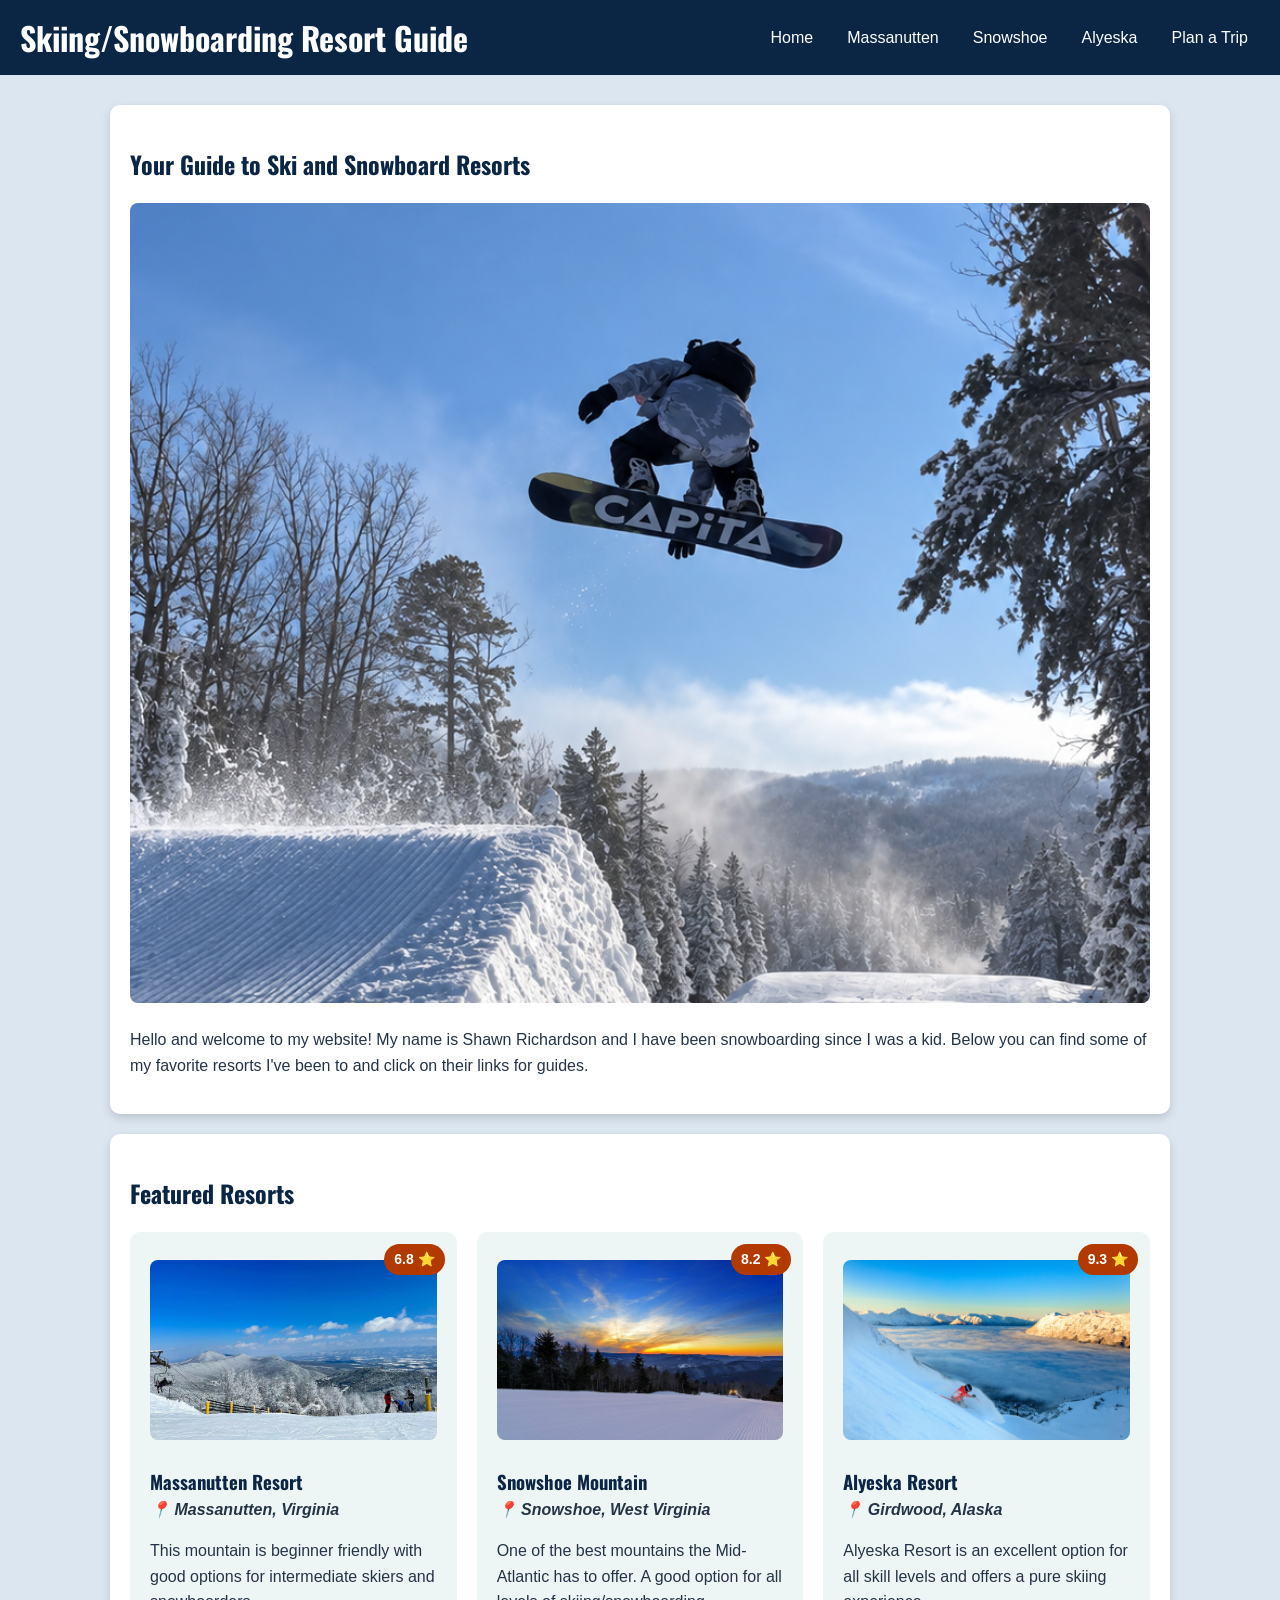
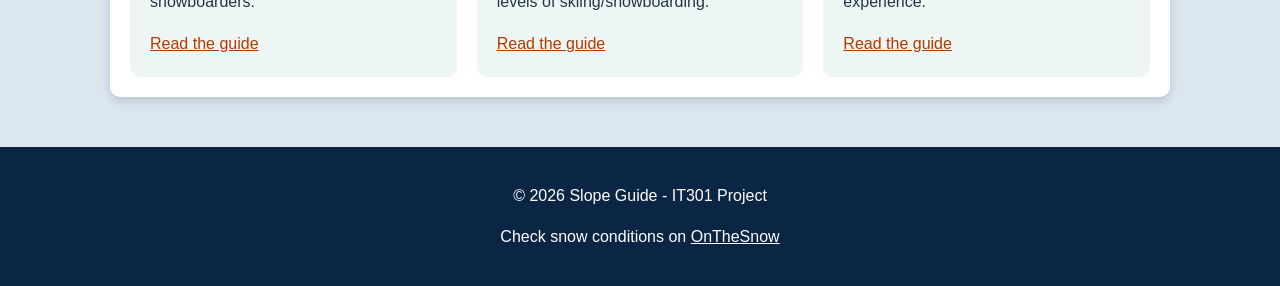
<file: project/index.html>
<!DOCTYPE html>
<html lang="en">

<head>
    <meta charset="UTF-8">
    <meta name="viewport" content="width=device-width, initial-scale=1.0">
    <link rel="stylesheet" href="css/style.css">
    <link rel="stylesheet" href="css/home.css">
    <title>Home | Slope Guide</title>
</head>

<body>

    <!--Header and navigation-->
    <header>
        <h1>Skiing/Snowboarding Resort Guide</h1>
        <nav>
            <ul>
                <li><a href="index.html">Home</a></li>
                <li><a href="resort-1.html">Massanutten</a></li>
                <li><a href="resort-2.html">Snowshoe</a></li>
                <li><a href="resort-3.html">Alyeska</a></li>
                <li><a href="contact.html">Plan a Trip</a></li>
            </ul>
        </nav>
    </header>

    <!--Main content-->
    <main>
        <section>
            <h2>Your Guide to Ski and Snowboard Resorts</h2>
            <img class="jump" src="images/me.png" alt="Photo of me hitting a snowboarding jump in Alaska" width="1600" height="700">
            <p>Hello and welcome to my website! My name is Shawn Richardson and I have been snowboarding since I was a kid. Below you can find some of my favorite resorts I've been to and click on their links for guides.</p>
        </section>

        <section>
            <h2>Featured Resorts</h2>
            <div class="resort-cards">
            <article class="card">
                <span class="badge">6.8 ⭐</span>
                <img src="images/massanutten.png" alt="Top of the Massanutten resort" width="300" height="180">
                <h3>Massanutten Resort</h3>
                <p class="location">📍 Massanutten, Virginia</p>
                <p>This mountain is beginner friendly with good options for intermediate skiers and snowboarders.</p>
                <a href="resort-1.html">Read the guide</a>
            </article>
            <article class="card">
                <span class="badge">8.2 ⭐</span>
                <img src="images/snowshoe.jpg" alt="Snow-covered slopes at Snowshoe Mountain" width="300" height="180">
                <h3>Snowshoe Mountain</h3>
                <p class="location">📍 Snowshoe, West Virginia</p>
                <p>One of the best mountains the Mid-Atlantic has to offer. A good option for all levels of skiing/snowboarding.</p>
                <a href="resort-2.html">Read the guide</a>
            </article>
            <article class="card">
                <span class="badge">9.3 ⭐</span>
                <img src="images/alyeska.jpg" alt="Skier on a mountain slope at Alyeska Resort in Alaska" width="300" height="180">
                <h3>Alyeska Resort</h3>
                <p class="location">📍 Girdwood, Alaska</p>
                <p>Alyeska Resort is an excellent option for all skill levels and offers a pure skiing experience.</p>
                <a href="resort-3.html">Read the guide</a>
            </article>
            </div>
        </section>
    </main>

    <!--Footer-->
    <footer>
        <p>&copy; 2026 Slope Guide - IT301 Project</p>
        <p>Check snow conditions on <a href="https://www.onthesnow.com/" target="_blank">OnTheSnow</a></p>
    </footer>
</body>

</html>
</file>
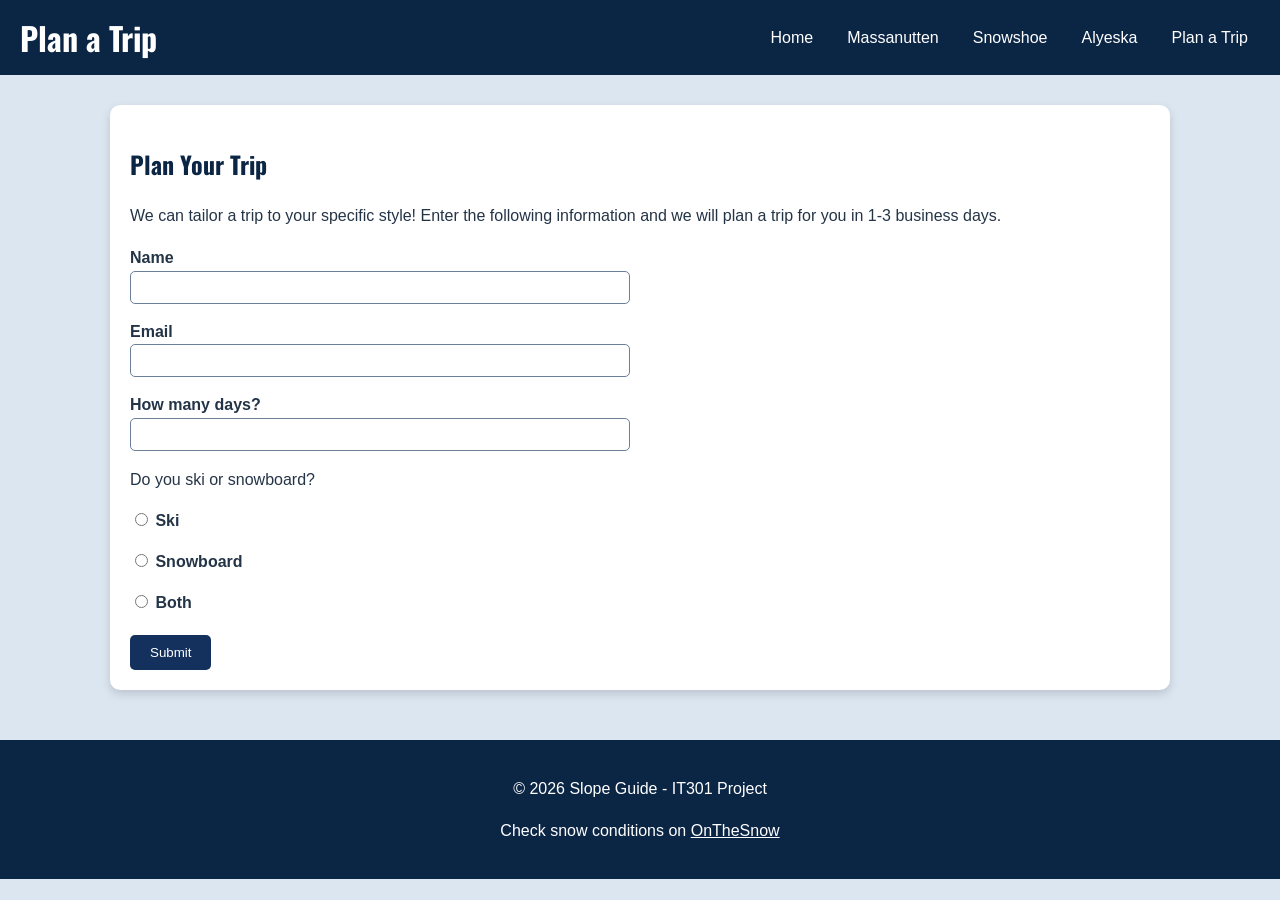
<file: project/contact.html>
<!DOCTYPE html>
<html lang="en">

<head>
    <meta charset="UTF-8">
    <meta name="viewport" content="width=device-width, initial-scale=1.0">
    <link rel="stylesheet" href="css/style.css">
    <link rel="stylesheet" href="css/contact.css">
    <title>Plan a Trip | Slope Guide</title>
</head>

<body>
    <!--Header and navigation-->
    <header>
        <h1>Plan a Trip</h1>
        <nav>
            <ul>
                <li><a href="index.html">Home</a></li>
                <li><a href="resort-1.html">Massanutten</a></li>
                <li><a href="resort-2.html">Snowshoe</a></li>
                <li><a href="resort-3.html">Alyeska</a></li>
                <li><a href="contact.html">Plan a Trip</a></li>
            </ul>
        </nav>
    </header>

    <main>
        <!--Main content-->
        <section>
            <h2>Plan Your Trip</h2>
            <p>We can tailor a trip to your specific style! Enter the following information and we will plan a trip for you in 1-3 business days.</p>
            <form action="#">
                <label for="name">Name</label>
                <input type="text" id="name" name="name" required>

                <label for="email">Email</label>
                <input type="email" id="email" name="email" required>

                <label for="days">How many days?</label>
                <input type="number" id="days" name="days" min="1" max="14" required>

                <p>Do you ski or snowboard?</p>
                <label><input type="radio" name="sport" value="ski" required> Ski</label>
                <label><input type="radio" name="sport" value="snowboard"> Snowboard</label>
                <label><input type="radio" name="sport" value="both"> Both</label>

                <button type="submit">Submit</button>
            </form>
        </section>
    </main>
    <!--Footer-->
    <footer>
        <p>&copy; 2026 Slope Guide - IT301 Project</p>
        <p>Check snow conditions on <a href="https://www.onthesnow.com/" target="_blank">OnTheSnow</a></p>
    </footer>
</body>

</html>
</file>
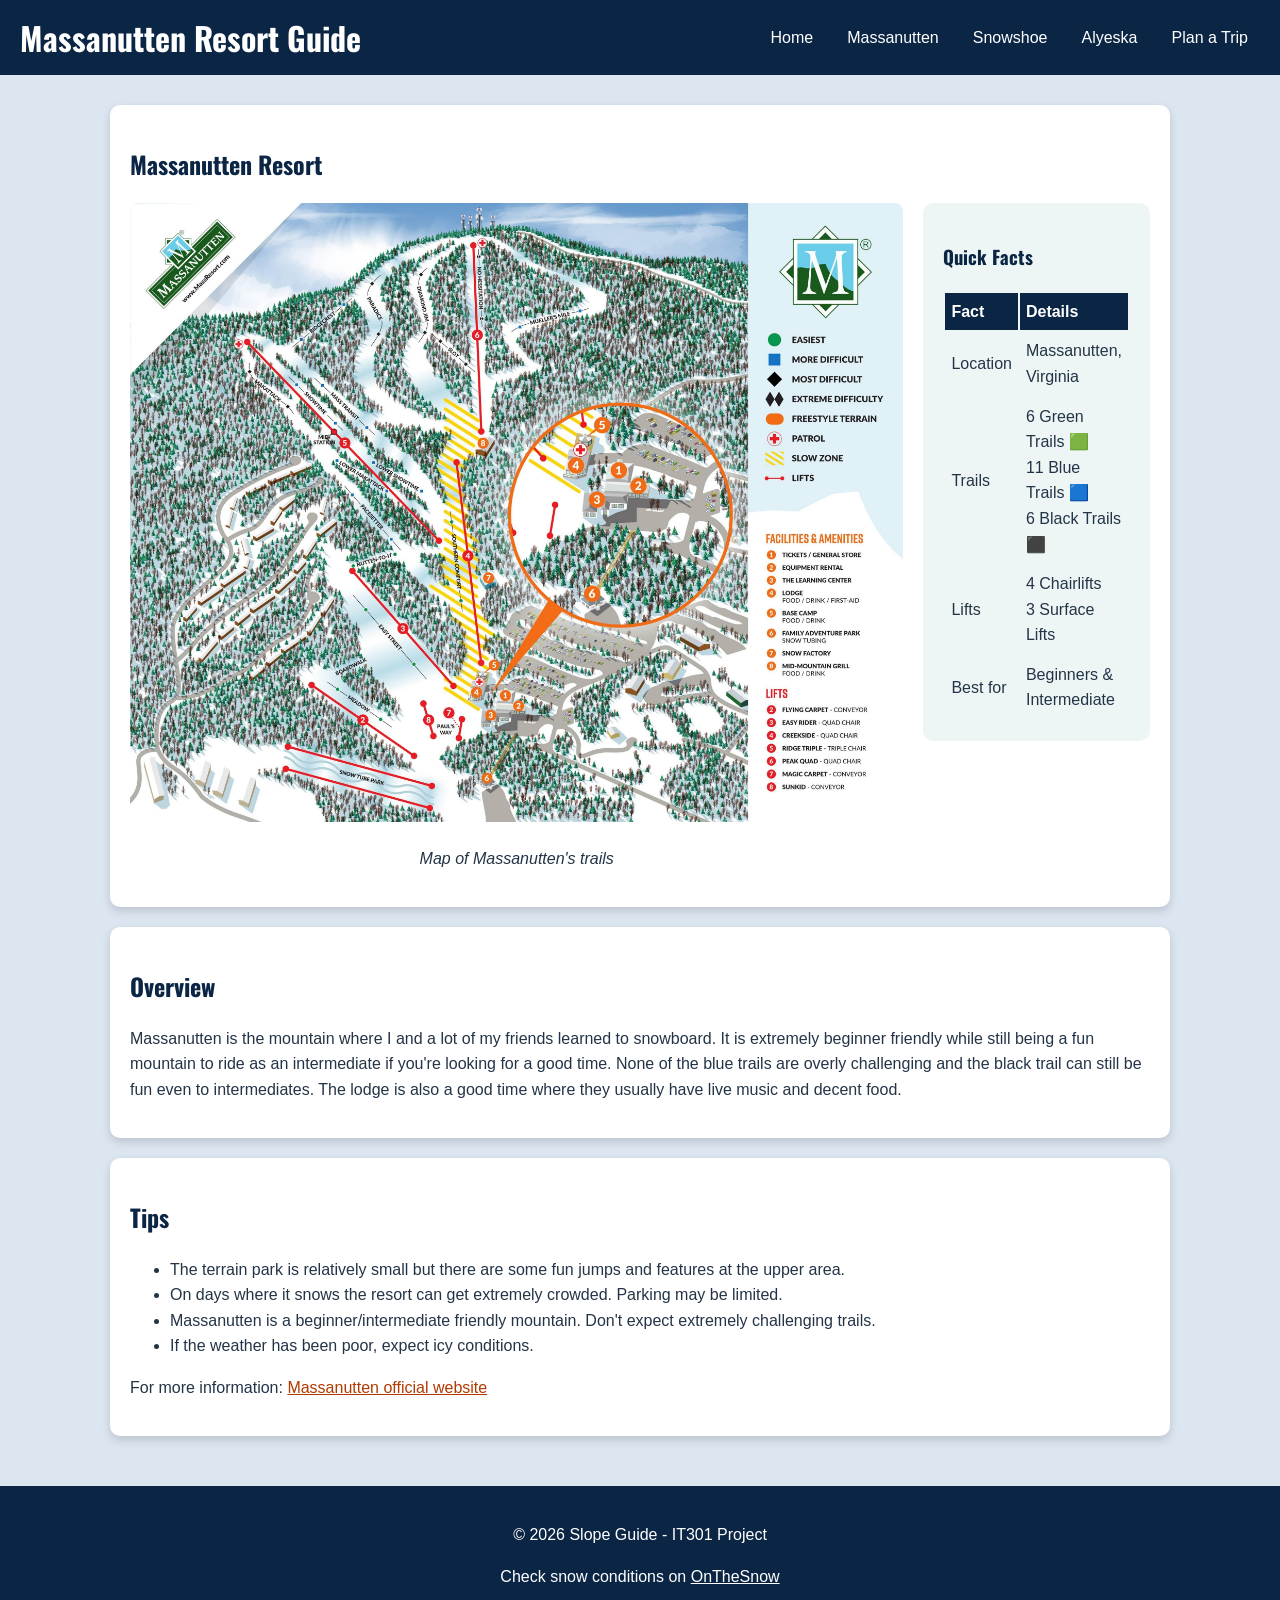
<file: project/resort-1.html>
<!DOCTYPE html>
<html lang="en">

<head>
    <meta charset="UTF-8">
    <meta name="viewport" content="width=device-width, initial-scale=1.0">
    <link rel="stylesheet" href="css/style.css">
    <link rel="stylesheet" href="css/resort.css">
    <title>Massanutten | Slope Guide</title>
</head>

<body>

    <!--Header and navigation-->
    <header>
        <h1>Massanutten Resort Guide</h1>
        <nav>
            <ul>
                <li><a href="index.html">Home</a></li>
                <li><a href="resort-1.html">Massanutten</a></li>
                <li><a href="resort-2.html">Snowshoe</a></li>
                <li><a href="resort-3.html">Alyeska</a></li>
                <li><a href="contact.html">Plan a Trip</a></li>
            </ul>
        </nav>
    </header>

    <!--Main content-->
    <main>
        <section>
            <h2>Massanutten Resort</h2>
            <div class="resort-top">
                <div class="photo">
                    <img src="images/massmap.jpeg" alt="Massanutten trail map" width="1200" height="800">
                    <p class="caption">Map of Massanutten's trails</p>
                </div>

                <div class="facts">
                    <h3>Quick Facts</h3>
                    <table>
                        <thead>
                            <tr>
                                <th>Fact</th>
                                <th>Details</th>
                            </tr>
                        </thead>
                        <tbody>
                            <tr>
                                <td>Location</td>
                                <td>Massanutten, Virginia</td>
                            </tr>
                            <tr>
                                <td>Trails</td>
                                <td>
                                    6 Green Trails 🟩
                                    <br>
                                    11 Blue Trails 🟦
                                    <br>
                                    6 Black Trails ⬛️
                                </td>
                            </tr>
                            <tr>
                                <td>Lifts</td>
                                <td>4 Chairlifts
                                    <br>
                                    3 Surface Lifts
                                </td>
                            </tr>
                            <tr>
                                <td>Best for</td>
                                <td>Beginners & Intermediate</td>
                            </tr>
                        </tbody>
                    </table>
                </div>
            </div>
        </section>

        <!--Overview-->
        <section>
            <h2>Overview</h2>
            <p>Massanutten is the mountain where I and a lot of my friends learned to snowboard. It is extremely beginner friendly while still being a fun mountain to ride as an intermediate if you're looking for a good time. None of the blue trails are overly challenging and the black trail can still be fun even to intermediates. The lodge is also a good time where they usually have live music and decent food.</p>
        </section>

        <!--Tips-->
        <section>
            <h2>Tips</h2>
            <ul>
                <li>The terrain park is relatively small but there are some fun jumps and features at the upper area.</li>
                <li>On days where it snows the resort can get extremely crowded. Parking may be limited.</li>
                <li>Massanutten is a beginner/intermediate friendly mountain. Don't expect extremely challenging trails.</li>
                <li>If the weather has been poor, expect icy conditions.</li>
            </ul>
            <p>For more information: <a href="https://www.massresort.com/" target="_blank">Massanutten official website</a></p>
        </section>
    </main>
    <!--Footer-->
    <footer>
        <p>&copy; 2026 Slope Guide - IT301 Project</p>
        <p>Check snow conditions on <a href="https://www.onthesnow.com/" target="_blank">OnTheSnow</a></p>
    </footer>
</body>

</html>
</file>
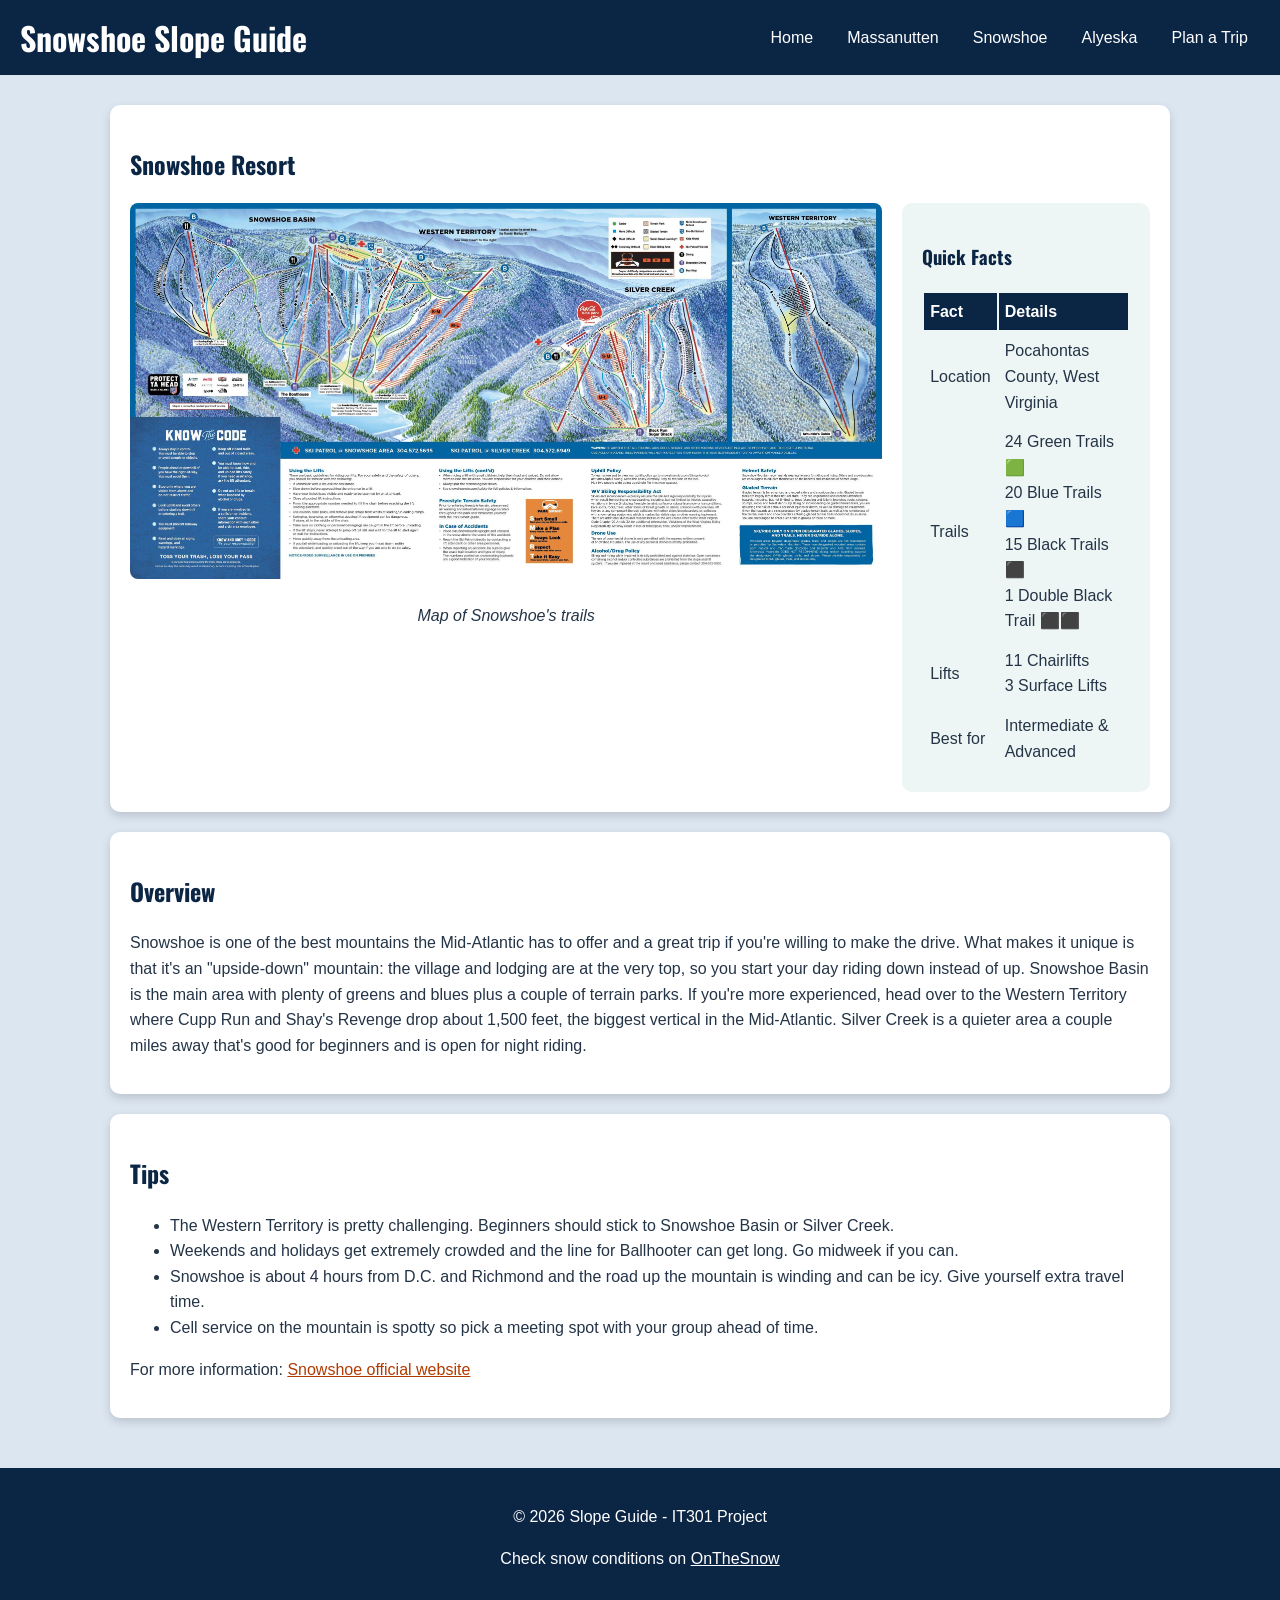
<file: project/resort-2.html>
<!DOCTYPE html>
<html lang="en">

<head>
    <meta charset="UTF-8">
    <meta name="viewport" content="width=device-width, initial-scale=1.0">
    <link rel="stylesheet" href="css/style.css">
    <link rel="stylesheet" href="css/resort.css">
    <title>Snowshoe | Slope Guide</title>
</head>

<body>

    <!--Header and navigation-->
    <header>
        <h1>Snowshoe Slope Guide</h1>
        <nav>
            <ul>
                <li><a href="index.html">Home</a></li>
                <li><a href="resort-1.html">Massanutten</a></li>
                <li><a href="resort-2.html">Snowshoe</a></li>
                <li><a href="resort-3.html">Alyeska</a></li>
                <li><a href="contact.html">Plan a Trip</a></li>
            </ul>
        </nav>
    </header>

    <!--Main content-->
    <main>
        <section>
            <h2>Snowshoe Resort</h2>
            <div class="resort-top">
                <div class="photo">
                    <img src="images/snowshoemap.jpeg" alt="Map of Snowshoe trails" width="1200" height="800">
                    <p class="caption">Map of Snowshoe's trails</p>
                </div>

                <div class="facts">
                    <h3>Quick Facts</h3>
                    <table>
                        <thead>
                            <tr>
                                <th>Fact</th>
                                <th>Details</th>
                            </tr>
                        </thead>
                        <tbody>
                            <tr>
                                <td>Location</td>
                                <td>Pocahontas County, West Virginia</td>
                            </tr>
                            <tr>
                                <td>Trails</td>
                                <td>
                                    24 Green Trails 🟩
                                    <br>
                                    20 Blue Trails 🟦
                                    <br>
                                    15 Black Trails ⬛️
                                    <br>
                                    1 Double Black Trail ⬛️⬛️
                                </td>
                            </tr>
                            <tr>
                                <td>Lifts</td>
                                <td>
                                    11 Chairlifts
                                    <br>
                                    3 Surface Lifts
                                </td>
                            </tr>
                            <tr>
                                <td>Best for</td>
                                <td>Intermediate & Advanced</td>
                            </tr>
                        </tbody>
                    </table>
                </div>
            </div>
        </section>

        <!--Overview-->
        <section>
            <h2>Overview</h2>
            <p>Snowshoe is one of the best mountains the Mid-Atlantic has to offer and a great trip if you're willing to make the drive. What makes it unique is that it's an "upside-down" mountain: the village and lodging are at the very top, so you start your day riding down instead of up. Snowshoe Basin is the main area with plenty of greens and blues plus a couple of terrain parks. If you're more experienced, head over to the Western Territory where Cupp Run and Shay's Revenge drop about 1,500 feet, the biggest vertical in the Mid-Atlantic. Silver Creek is a quieter area a couple miles away that's good for beginners and is open for night riding.</p>
        </section>

        <!--Tips-->
        <section>
            <h2>Tips</h2>
            <ul>
                <li>The Western Territory is pretty challenging. Beginners should stick to Snowshoe Basin or Silver Creek.</li>
                <li>Weekends and holidays get extremely crowded and the line for Ballhooter can get long. Go midweek if you can.</li>
                <li>Snowshoe is about 4 hours from D.C. and Richmond and the road up the mountain is winding and can be icy. Give yourself extra travel time.</li>
                <li>Cell service on the mountain is spotty so pick a meeting spot with your group ahead of time.</li>
            </ul>
            <p>For more information: <a href="https://www.snowshoemtn.com/" target="_blank">Snowshoe official website</a></p>
        </section>
    </main>
    <!--Footer-->
    <footer>
        <p>&copy; 2026 Slope Guide - IT301 Project</p>
        <p>Check snow conditions on <a href="https://www.onthesnow.com/" target="_blank">OnTheSnow</a></p>
    </footer>
</body>

</html>
</file>
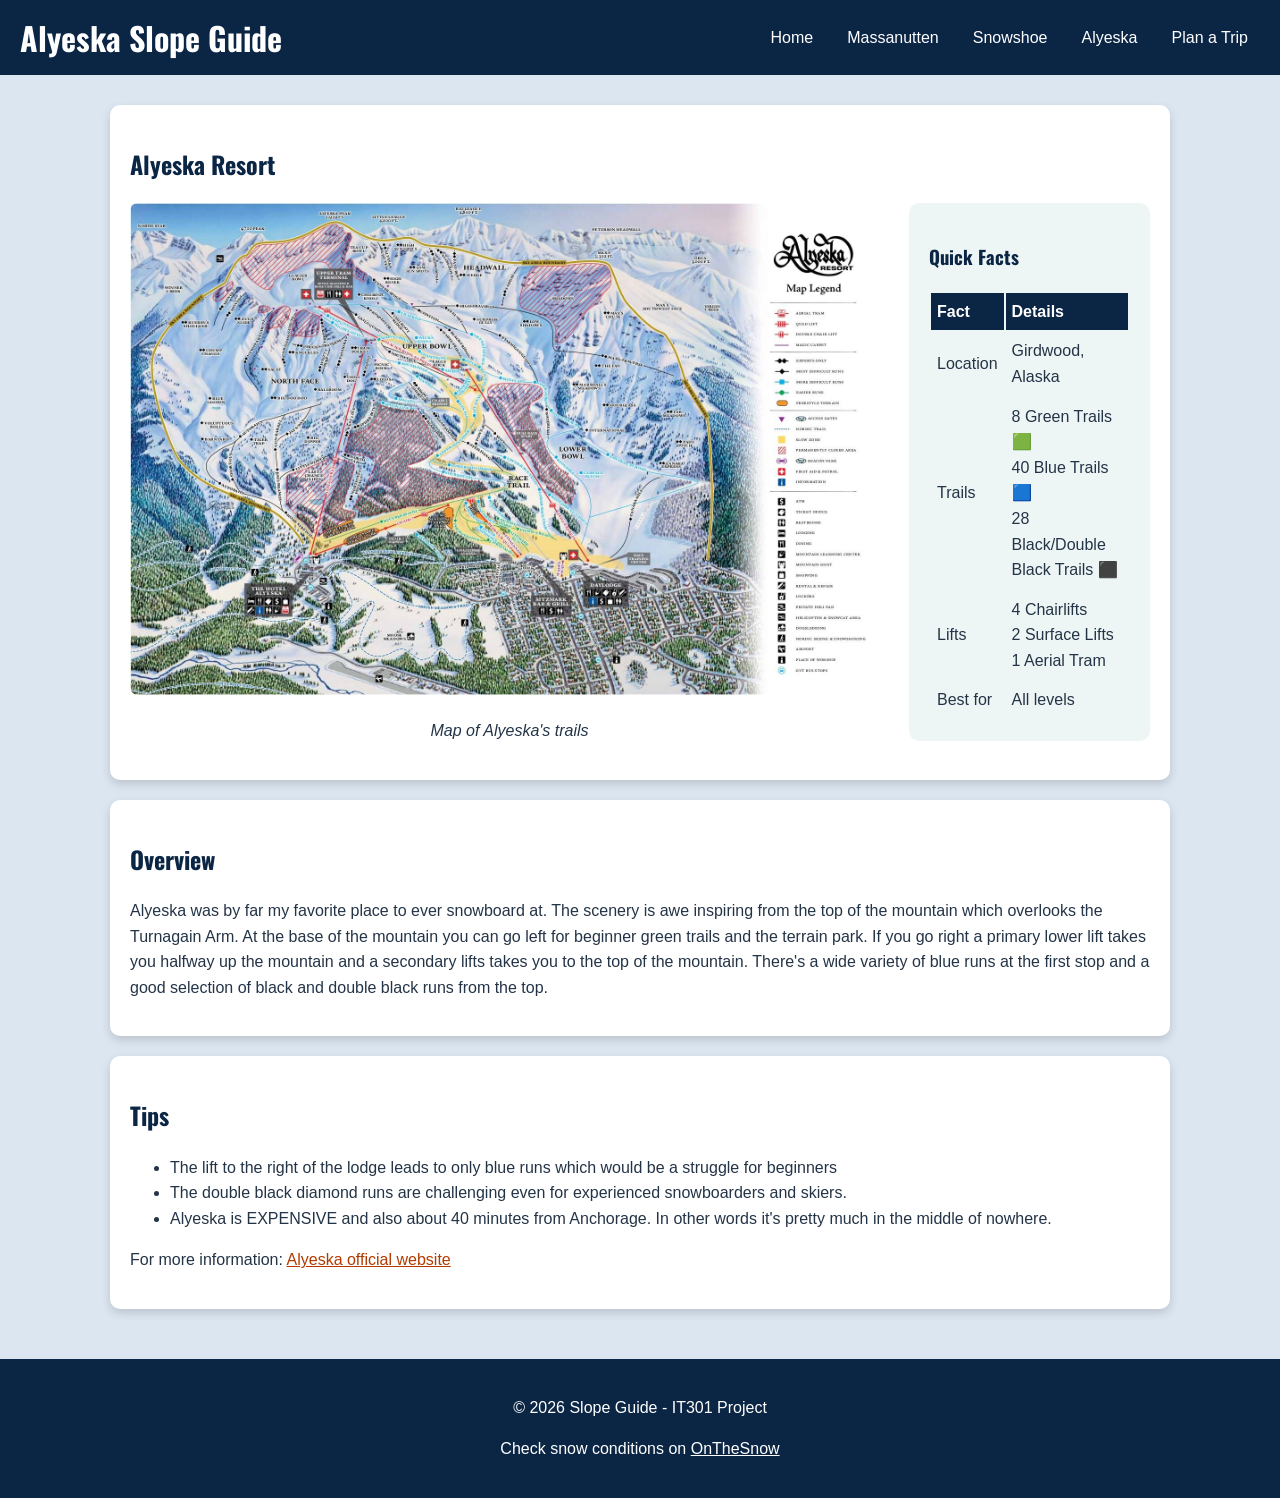
<file: project/resort-3.html>
<!DOCTYPE html>
<html lang="en">

<head>
    <meta charset="UTF-8">
    <meta name="viewport" content="width=device-width, initial-scale=1.0">
    <link rel="stylesheet" href="css/style.css">
    <link rel="stylesheet" href="css/resort.css">
    <title>Alyeska | Slope Guide</title>
</head>

<body>

    <!--Header and navigation-->
    <header>
        <h1>Alyeska Slope Guide</h1>
        <nav>
            <ul>
                <li><a href="index.html">Home</a></li>
                <li><a href="resort-1.html">Massanutten</a></li>
                <li><a href="resort-2.html">Snowshoe</a></li>
                <li><a href="resort-3.html">Alyeska</a></li>
                <li><a href="contact.html">Plan a Trip</a></li>
            </ul>
        </nav>
    </header>

    <!--Main content-->
    <main>
        <section>
            <h2>Alyeska Resort</h2>
            <div class="resort-top">
                <div class="photo">
                    <img src="images/alyeskamap.jpg" alt="Map of Alyeska's trails" width="1200" height="800">
                    <p class="caption">Map of Alyeska's trails</p>
                </div>

                <div class="facts">
                    <h3>Quick Facts</h3>
                    <table>
                        <thead>
                            <tr>
                                <th>Fact</th>
                                <th>Details</th>
                            </tr>
                        </thead>
                        <tbody>
                            <tr>
                                <td>Location</td>
                                <td>Girdwood, Alaska</td>
                            </tr>
                            <tr>
                                <td>Trails</td>
                                <td>
                                    8 Green Trails 🟩
                                    <br>
                                    40 Blue Trails 🟦
                                    <br>
                                    28 Black/Double Black Trails ⬛️
                                </td>
                            </tr>
                            <tr>
                                <td>Lifts</td>
                                <td>
                                    4 Chairlifts
                                    <br>
                                    2 Surface Lifts
                                    <br>
                                    1 Aerial Tram
                                </td>
                            </tr>
                            <tr>
                                <td>Best for</td>
                                <td>All levels</td>
                            </tr>
                        </tbody>
                    </table>
                </div>
            </div>
        </section>

        <!--Overview-->
        <section>
            <h2>Overview</h2>
            <p>Alyeska was by far my favorite place to ever snowboard at. The scenery is awe inspiring from the top of the mountain which overlooks the Turnagain Arm. At the base of the mountain you can go left for beginner green trails and the terrain park. If you go right a primary lower lift takes you halfway up the mountain and a secondary lifts takes you to the top of the mountain. There's a wide variety of blue runs at the first stop and a good selection of black and double black runs from the top.</p>
        </section>

        <!--Tips-->
        <section>
            <h2>Tips</h2>
            <ul>
                <li>The lift to the right of the lodge leads to only blue runs which would be a struggle for beginners</li>
                <li>The double black diamond runs are challenging even for experienced snowboarders and skiers.</li>
                <li>Alyeska is EXPENSIVE and also about 40 minutes from Anchorage. In other words it's pretty much in the middle of nowhere.</li>
            </ul>
            <p>For more information: <a href="https://www.alyeskaresort.com/" target="_blank">Alyeska official website</a></p>
        </section>
    </main>

    <!--Footer-->
    <footer>
        <p>&copy; 2026 Slope Guide - IT301 Project</p>
        <p>Check snow conditions on <a href="https://www.onthesnow.com/" target="_blank">OnTheSnow</a></p>
    </footer>
</body>

</html>
</file>
<file: project/css/style.css>
@import url('https://fonts.googleapis.com/css2?family=Oswald:wght@400;700&display=swap');

* {
    box-sizing: border-box;
}

body {
    margin: 0;
    font-family: Arial, Helvetica, sans-serif;
    line-height: 1.6;
    background-color: #dce6f1;
    color: #243447;
}

h1, h2, h3 {
    font-family: "Oswald", sans-serif;
    color: #0b2545;
}

a {
    color: #b23a00;
}

header {
    position: sticky;
    top: 0;
    display: flex;
    justify-content: space-between;
    align-items: center;
    background-color: #0b2545;
    padding: 12px 20px;
}

header h1 {
    margin: 0;
    color: white;
}

nav ul {
    display: flex;
    gap: 10px;
    list-style-type: none;
    margin: 0;
    padding: 0;
}

nav a {
    display: block;
    padding: 8px 12px;
    color: white;
    text-decoration: none;
    border-radius: 5px;
}

nav a:hover {
    background-color: #13315c;
    text-decoration: underline;
}


main {
    max-width: 1100px;
    margin: 0 auto;
    padding: 30px 20px;
}

section {
    background-color: white;
    border-radius: 10px;
    padding: 20px;
    margin-bottom: 20px;
    box-shadow: 0 4px 10px rgba(0, 0, 0, 0.15);
}

img {
    max-width: 100%;
    height: auto;
}


footer {
    background-color: #0b2545;
    color: white;
    text-align: center;
    padding: 20px;
}

footer a {
    color: white;
}

/* On small screens the header and nav stack vertically */
@media screen and (max-width: 600px) {
    header {
        flex-direction: column;
        position: static;
    }

    nav ul {
        flex-direction: column;
        width: 100%;
    }

    nav a {
        text-align: center;
    }
}
</file>
<file: project/css/home.css>
.resort-cards {
    display: flex;
    flex-wrap: wrap;
    gap: 20px;
}

.card {
    position: relative;
    flex-grow: 1;
    width: 300px;

    background-color: #eef6f5;
    border-radius: 10px;
    padding: 28px 20px 20px;
}

.card h3 {
    padding-right: 90px;
    margin-bottom: 0;
}

.card .location {
    margin-top: 0;
    font-weight: bold;
    font-style: italic;
}

.card img {
    width: 100%;
    height: 180px;
    object-fit: cover;
    border-radius: 8px;
}

.badge {
    position: absolute;
    top: 12px;
    right: 12px;

    background-color: #b23a00;
    color: white;
    font-size: 14px;
    font-weight: bold;
    padding: 4px 10px;
    border-radius: 20px;
}

.jump {
    width: 100%;
    height: 800px;
    object-position: center 40%;
    object-fit: cover;
    border-radius: 8px;
}

/* On small screens the resort cards stack in one column */
@media screen and (max-width: 600px) {
    .resort-cards {
        flex-direction: column;
    }

    .card {
        width: 100%;
    }
}
</file>
<file: project/css/contact.css>
form {
    max-width: 500px;
}

label {
    display: block;
    font-weight: bold;
    margin-top: 15px;
}

input[type="text"],
input[type="email"],
input[type="number"] {
    width: 100%;
    padding: 8px;
    border: 1px solid #6b7f99;
    border-radius: 5px;
}

button {
    margin-top: 20px;
    padding: 10px 20px;
    background-color: #13315c;
    color: white;
    border: none;
    border-radius: 5px;
    cursor: pointer;
}

button:hover {
    background-color: #0b2545;
}

/* On small screens the submit button stretches full width */
@media screen and (max-width: 600px) {
    button {
        width: 100%;
    }
}
</file>
<file: project/css/resort.css>
.resort-top {
    display: flex;
    gap: 20px;
    align-items: flex-start;
}

.resort-top .photo {
    flex-grow: 2;
}

.resort-top .facts {
    flex-grow: 1;
    background-color: #eef6f5;
    border-radius: 10px;
    padding: 20px;
}

.resort-top img {
    border-radius: 8px;
}

.caption {
    text-align: center;
    font-style: italic;
}

table {
    width: 100%;
}

th, td {
    text-align: left;
    padding: 6px;
}

thead th {
    background-color: #0b2545;
    color: white;
}

/* On small screens the trail map and quick facts stack vertically */
@media screen and (max-width: 600px) {
    .resort-top {
        flex-direction: column;
    }
}
</file>
